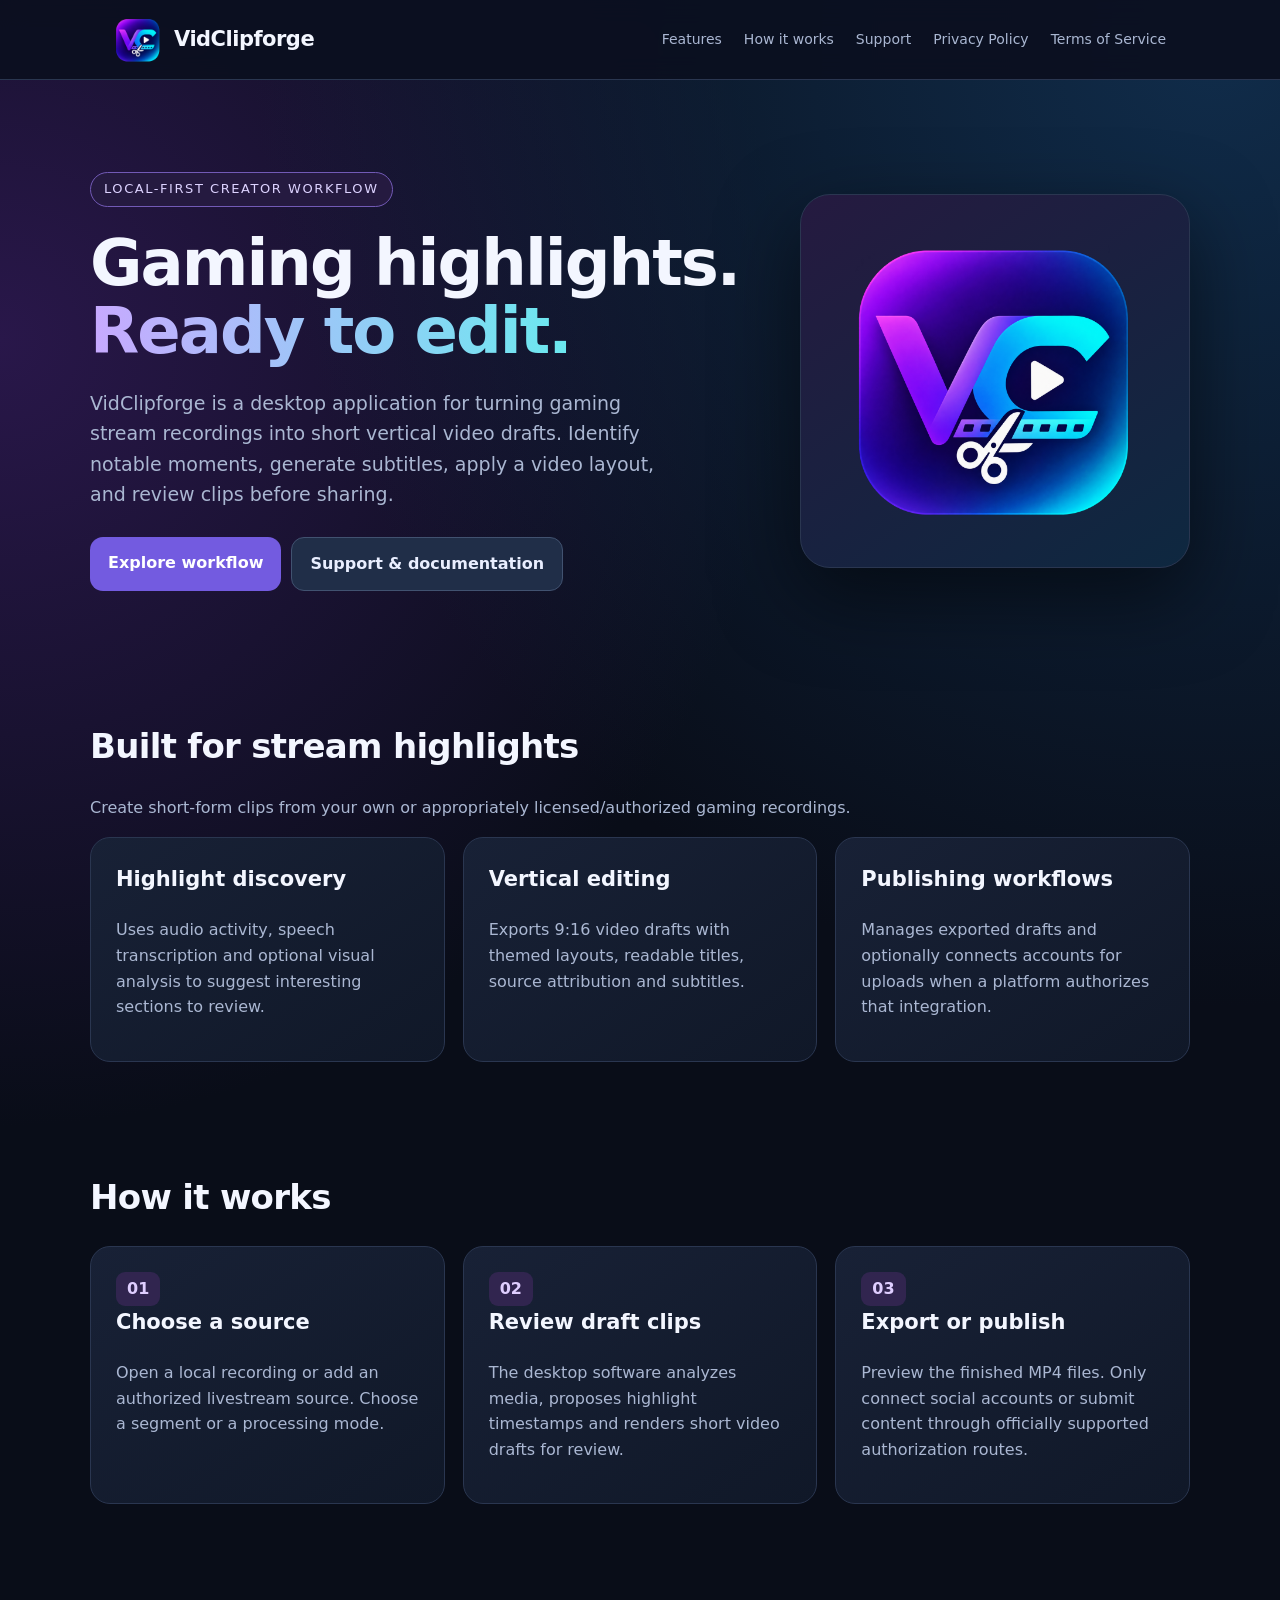
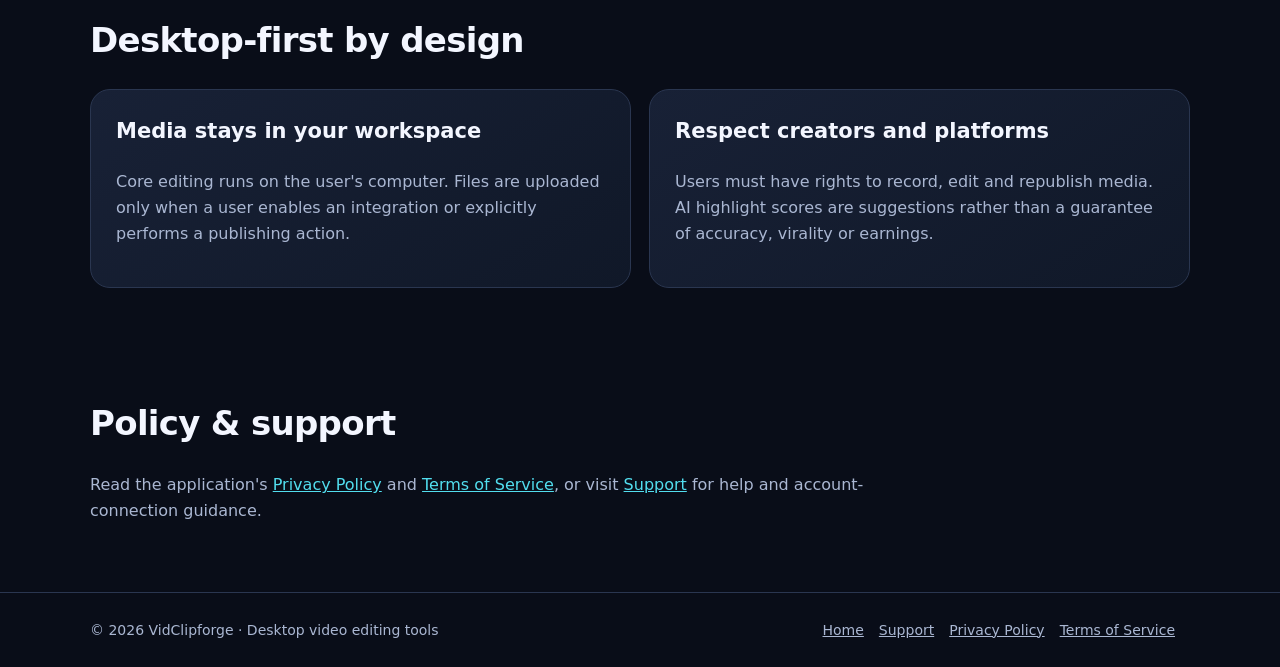
<file: index.html>
<!doctype html><html lang="en"><head><meta charset="utf-8"><meta name="viewport" content="width=device-width,initial-scale=1"><meta name="description" content="Desktop AI-assisted video editor for gaming stream highlights, subtitles and vertical exports."><title>AI-assisted gaming clip editor — VidClipforge</title><link rel="icon" href="logo.png" type="image/png"><link rel="stylesheet" href="styles.css"></head><body><header class="top"><nav class="wrap"><a class="brand" href="index.html"><img src="logo.png" alt="VidClipforge icon">VidClipforge</a><div class="links"><a href="index.html#features">Features</a><a href="index.html#workflow">How it works</a><a href="support.html">Support</a><a href="privacy.html">Privacy Policy</a><a href="terms.html">Terms of Service</a></div></nav></header><main><div class="wrap hero"><div><span class="tag">Local-first creator workflow</span><h1>Gaming highlights.<br><span class="gradient">Ready to edit.</span></h1><p class="lead">VidClipforge is a desktop application for turning gaming stream recordings into short vertical video drafts. Identify notable moments, generate subtitles, apply a video layout, and review clips before sharing.</p><div class="bar"><a class="btn" href="#workflow">Explore workflow</a><a class="btn alt" href="support.html">Support &amp; documentation</a></div></div><div class="heroart"><img src="logo.png" alt="VidClipforge app icon"></div></div>
<section class="wrap section" id="features"><h2>Built for stream highlights</h2><p class="sub">Create short-form clips from your own or appropriately licensed/authorized gaming recordings.</p><div class="grid"><article class="card"><h3>Highlight discovery</h3><p>Uses audio activity, speech transcription and optional visual analysis to suggest interesting sections to review.</p></article><article class="card"><h3>Vertical editing</h3><p>Exports 9:16 video drafts with themed layouts, readable titles, source attribution and subtitles.</p></article><article class="card"><h3>Publishing workflows</h3><p>Manages exported drafts and optionally connects accounts for uploads when a platform authorizes that integration.</p></article></div></section>
<section class="wrap section" id="workflow"><h2>How it works</h2><div class="grid"><article class="card"><span class="num">01</span><h3>Choose a source</h3><p>Open a local recording or add an authorized livestream source. Choose a segment or a processing mode.</p></article><article class="card"><span class="num">02</span><h3>Review draft clips</h3><p>The desktop software analyzes media, proposes highlight timestamps and renders short video drafts for review.</p></article><article class="card"><span class="num">03</span><h3>Export or publish</h3><p>Preview the finished MP4 files. Only connect social accounts or submit content through officially supported authorization routes.</p></article></div></section>
<section class="wrap section"><h2>Desktop-first by design</h2><div class="split"><article class="card"><h3>Media stays in your workspace</h3><p>Core editing runs on the user's computer. Files are uploaded only when a user enables an integration or explicitly performs a publishing action.</p></article><article class="card"><h3>Respect creators and platforms</h3><p>Users must have rights to record, edit and republish media. AI highlight scores are suggestions rather than a guarantee of accuracy, virality or earnings.</p></article></div></section>
<section class="wrap section"><h2>Policy &amp; support</h2><p class="sub">Read the application's <a href="privacy.html">Privacy Policy</a> and <a href="terms.html">Terms of Service</a>, or visit <a href="support.html">Support</a> for help and account-connection guidance.</p></section></main><footer class="footer"><div class="wrap foot"><span>© 2026 VidClipforge · Desktop video editing tools</span><div><a href="index.html">Home</a><a href="support.html">Support</a><a href="privacy.html">Privacy Policy</a><a href="terms.html">Terms of Service</a></div></div></footer></body></html>
</file>
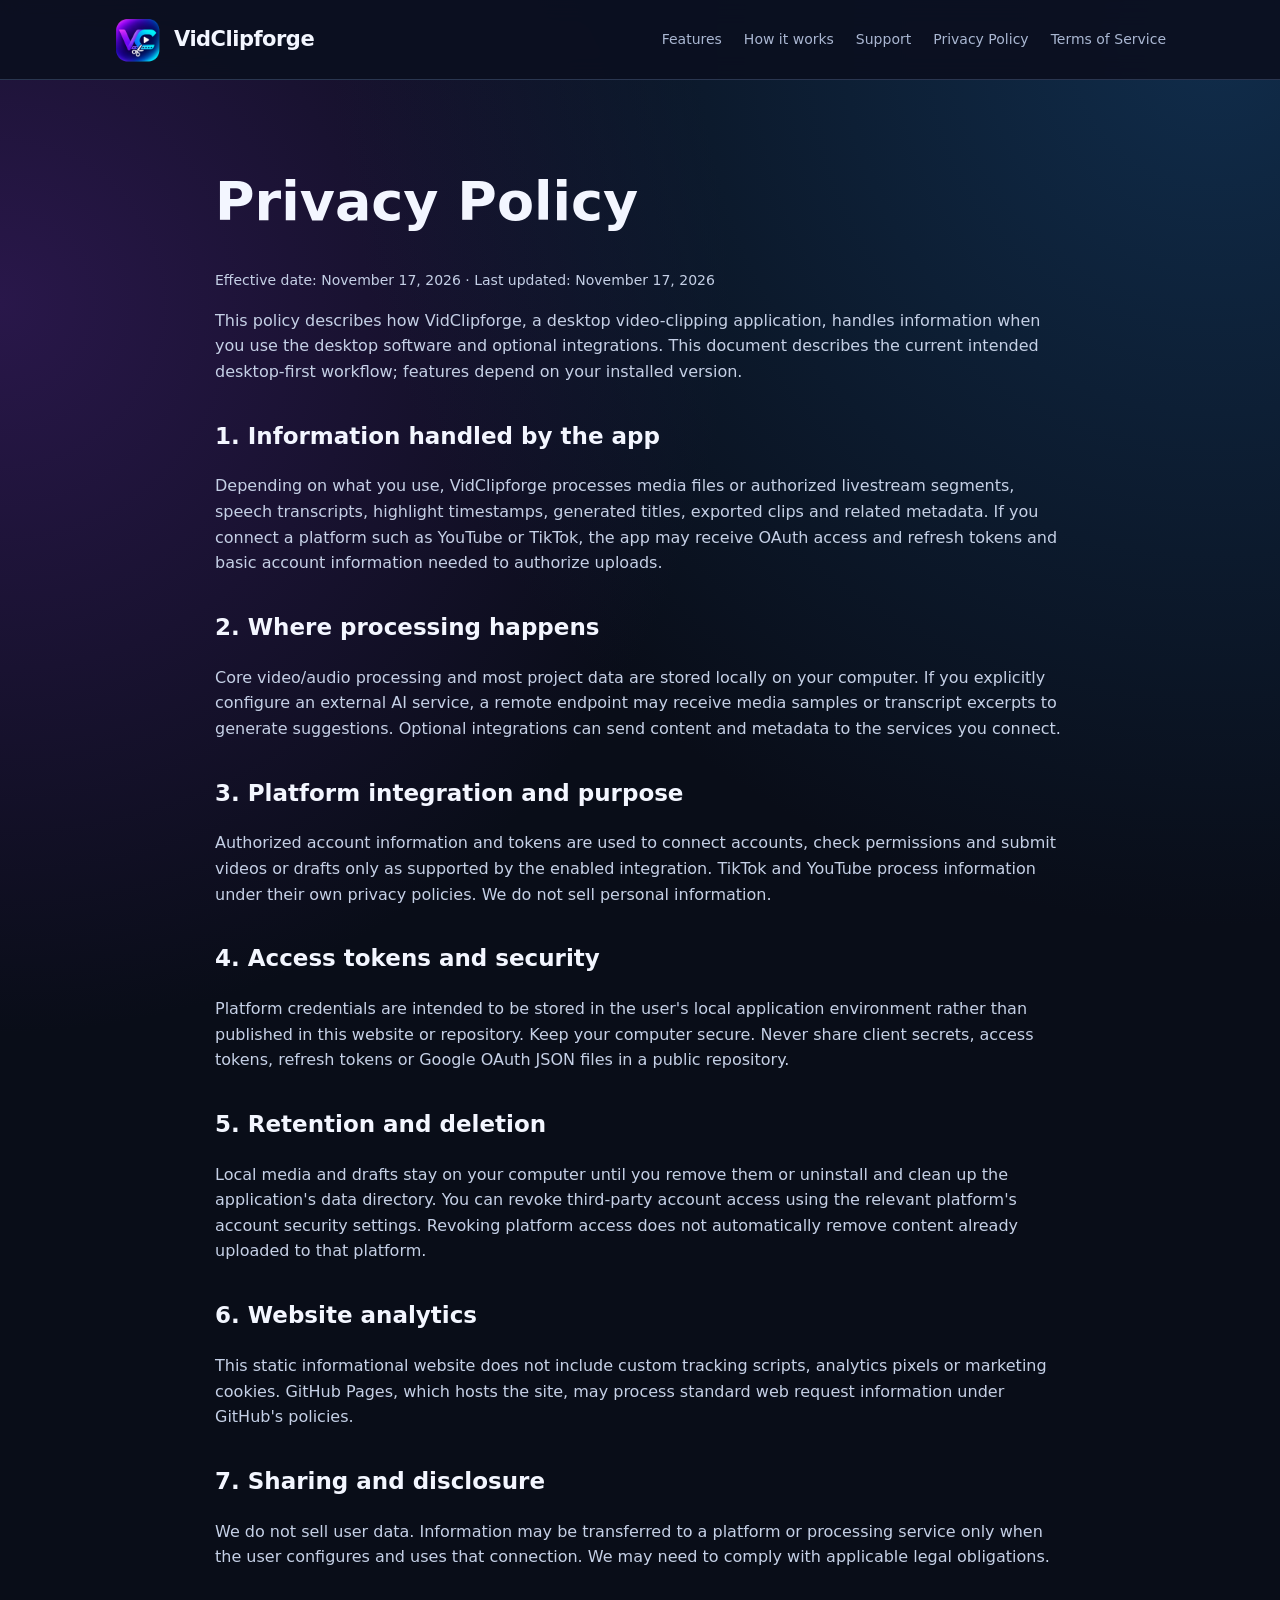
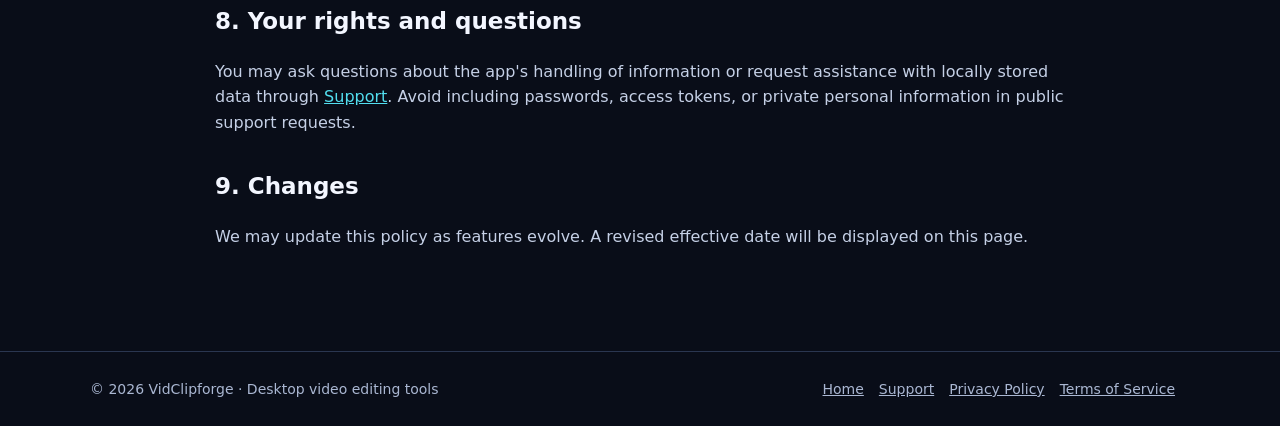
<file: privacy.html>
<!doctype html><html lang="en"><head><meta charset="utf-8"><meta name="viewport" content="width=device-width,initial-scale=1"><meta name="description" content="How VidClipforge handles local media, account authorization and publishing integrations."><title>Privacy Policy — VidClipforge</title><link rel="icon" href="logo.png" type="image/png"><link rel="stylesheet" href="styles.css"></head><body><header class="top"><nav class="wrap"><a class="brand" href="index.html"><img src="logo.png" alt="VidClipforge icon">VidClipforge</a><div class="links"><a href="index.html#features">Features</a><a href="index.html#workflow">How it works</a><a href="support.html">Support</a><a href="privacy.html">Privacy Policy</a><a href="terms.html">Terms of Service</a></div></nav></header><main class="wrap legal"><h1>Privacy Policy</h1><p class="updated">Effective date: November 17, 2026 · Last updated: November 17, 2026</p><p>This policy describes how VidClipforge, a desktop video-clipping application, handles information when you use the desktop software and optional integrations. This document describes the current intended desktop-first workflow; features depend on your installed version.</p>
<h2>1. Information handled by the app</h2><p>Depending on what you use, VidClipforge processes media files or authorized livestream segments, speech transcripts, highlight timestamps, generated titles, exported clips and related metadata. If you connect a platform such as YouTube or TikTok, the app may receive OAuth access and refresh tokens and basic account information needed to authorize uploads.</p>
<h2>2. Where processing happens</h2><p>Core video/audio processing and most project data are stored locally on your computer. If you explicitly configure an external AI service, a remote endpoint may receive media samples or transcript excerpts to generate suggestions. Optional integrations can send content and metadata to the services you connect.</p>
<h2>3. Platform integration and purpose</h2><p>Authorized account information and tokens are used to connect accounts, check permissions and submit videos or drafts only as supported by the enabled integration. TikTok and YouTube process information under their own privacy policies. We do not sell personal information.</p>
<h2>4. Access tokens and security</h2><p>Platform credentials are intended to be stored in the user's local application environment rather than published in this website or repository. Keep your computer secure. Never share client secrets, access tokens, refresh tokens or Google OAuth JSON files in a public repository.</p>
<h2>5. Retention and deletion</h2><p>Local media and drafts stay on your computer until you remove them or uninstall and clean up the application's data directory. You can revoke third-party account access using the relevant platform's account security settings. Revoking platform access does not automatically remove content already uploaded to that platform.</p>
<h2>6. Website analytics</h2><p>This static informational website does not include custom tracking scripts, analytics pixels or marketing cookies. GitHub Pages, which hosts the site, may process standard web request information under GitHub's policies.</p>
<h2>7. Sharing and disclosure</h2><p>We do not sell user data. Information may be transferred to a platform or processing service only when the user configures and uses that connection. We may need to comply with applicable legal obligations.</p>
<h2>8. Your rights and questions</h2><p>You may ask questions about the app's handling of information or request assistance with locally stored data through <a href="support.html">Support</a>. Avoid including passwords, access tokens, or private personal information in public support requests.</p>
<h2>9. Changes</h2><p>We may update this policy as features evolve. A revised effective date will be displayed on this page.</p></main><footer class="footer"><div class="wrap foot"><span>© 2026 VidClipforge · Desktop video editing tools</span><div><a href="index.html">Home</a><a href="support.html">Support</a><a href="privacy.html">Privacy Policy</a><a href="terms.html">Terms of Service</a></div></div></footer></body></html>
</file>
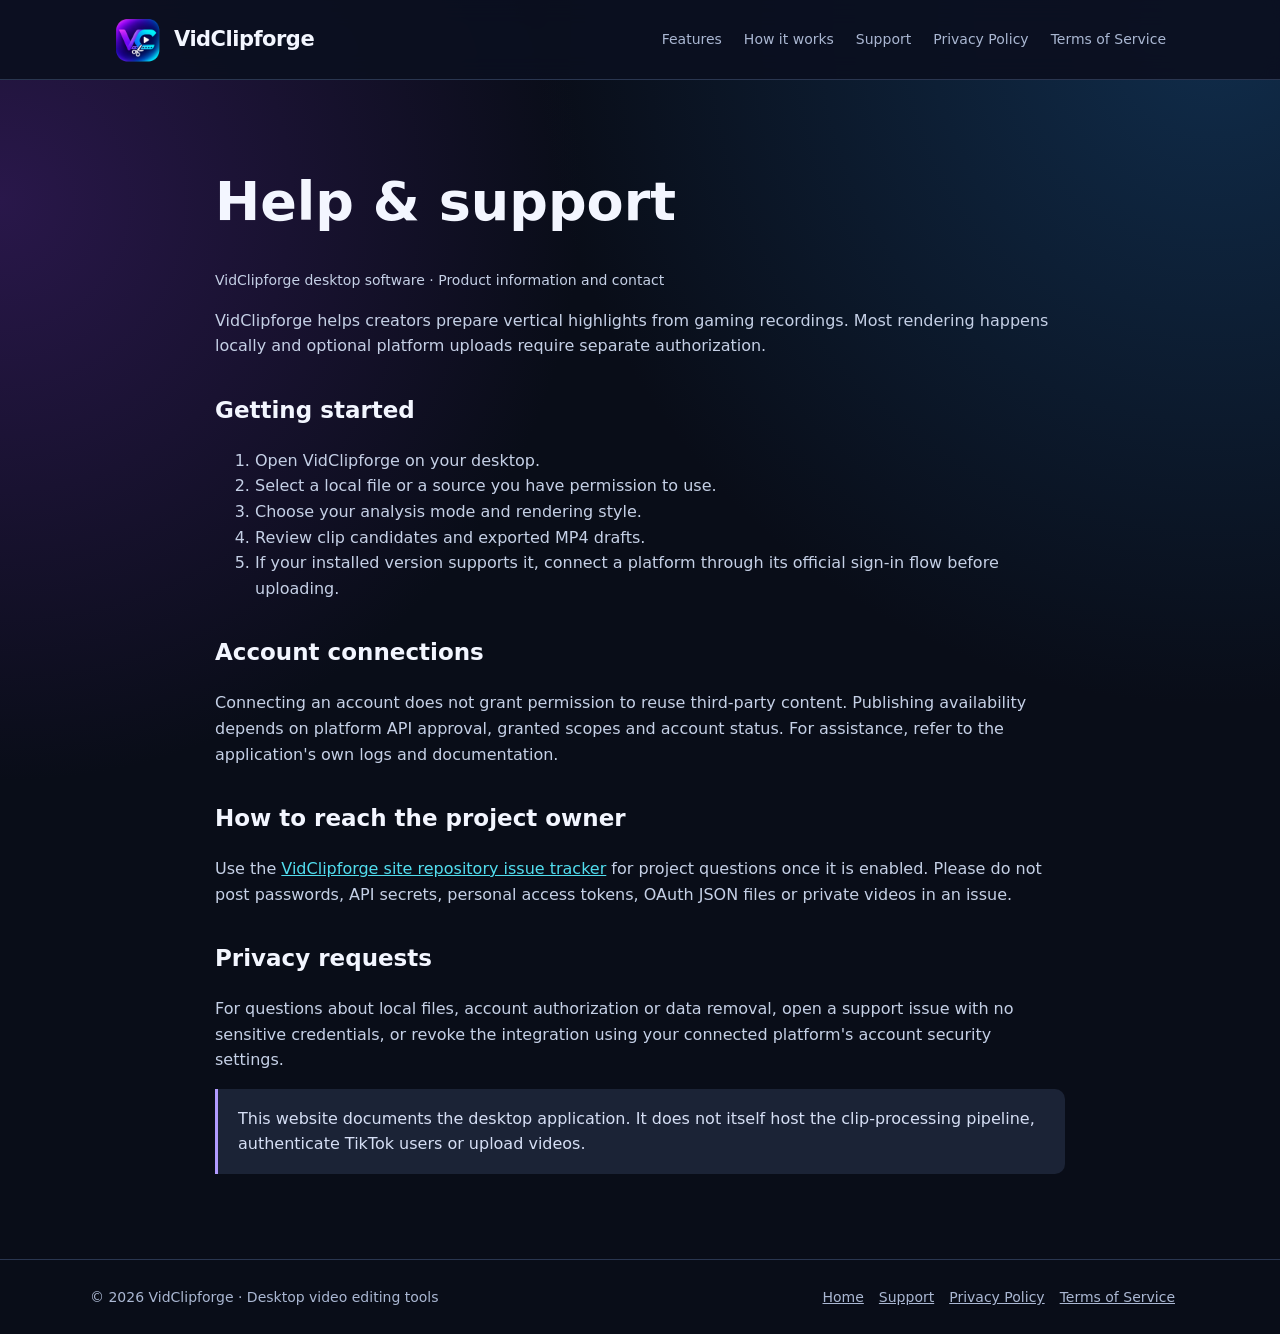
<file: support.html>
<!doctype html><html lang="en"><head><meta charset="utf-8"><meta name="viewport" content="width=device-width,initial-scale=1"><meta name="description" content="VidClipforge help, product documentation and contact."><title>Support — VidClipforge</title><link rel="icon" href="logo.png" type="image/png"><link rel="stylesheet" href="styles.css"></head><body><header class="top"><nav class="wrap"><a class="brand" href="index.html"><img src="logo.png" alt="VidClipforge icon">VidClipforge</a><div class="links"><a href="index.html#features">Features</a><a href="index.html#workflow">How it works</a><a href="support.html">Support</a><a href="privacy.html">Privacy Policy</a><a href="terms.html">Terms of Service</a></div></nav></header><main class="wrap legal"><h1>Help &amp; support</h1><p class="updated">VidClipforge desktop software · Product information and contact</p><p>VidClipforge helps creators prepare vertical highlights from gaming recordings. Most rendering happens locally and optional platform uploads require separate authorization.</p>
<h2>Getting started</h2><ol><li>Open VidClipforge on your desktop.</li><li>Select a local file or a source you have permission to use.</li><li>Choose your analysis mode and rendering style.</li><li>Review clip candidates and exported MP4 drafts.</li><li>If your installed version supports it, connect a platform through its official sign-in flow before uploading.</li></ol>
<h2>Account connections</h2><p>Connecting an account does not grant permission to reuse third-party content. Publishing availability depends on platform API approval, granted scopes and account status. For assistance, refer to the application's own logs and documentation.</p>
<h2>How to reach the project owner</h2><p>Use the <a href="https://github.com/jastje9/vidclipforge-site/issues">VidClipforge site repository issue tracker</a> for project questions once it is enabled. Please do not post passwords, API secrets, personal access tokens, OAuth JSON files or private videos in an issue.</p>
<h2>Privacy requests</h2><p>For questions about local files, account authorization or data removal, open a support issue with no sensitive credentials, or revoke the integration using your connected platform's account security settings.</p>
<div class="note">This website documents the desktop application. It does not itself host the clip-processing pipeline, authenticate TikTok users or upload videos.</div></main><footer class="footer"><div class="wrap foot"><span>© 2026 VidClipforge · Desktop video editing tools</span><div><a href="index.html">Home</a><a href="support.html">Support</a><a href="privacy.html">Privacy Policy</a><a href="terms.html">Terms of Service</a></div></div></footer></body></html>
</file>
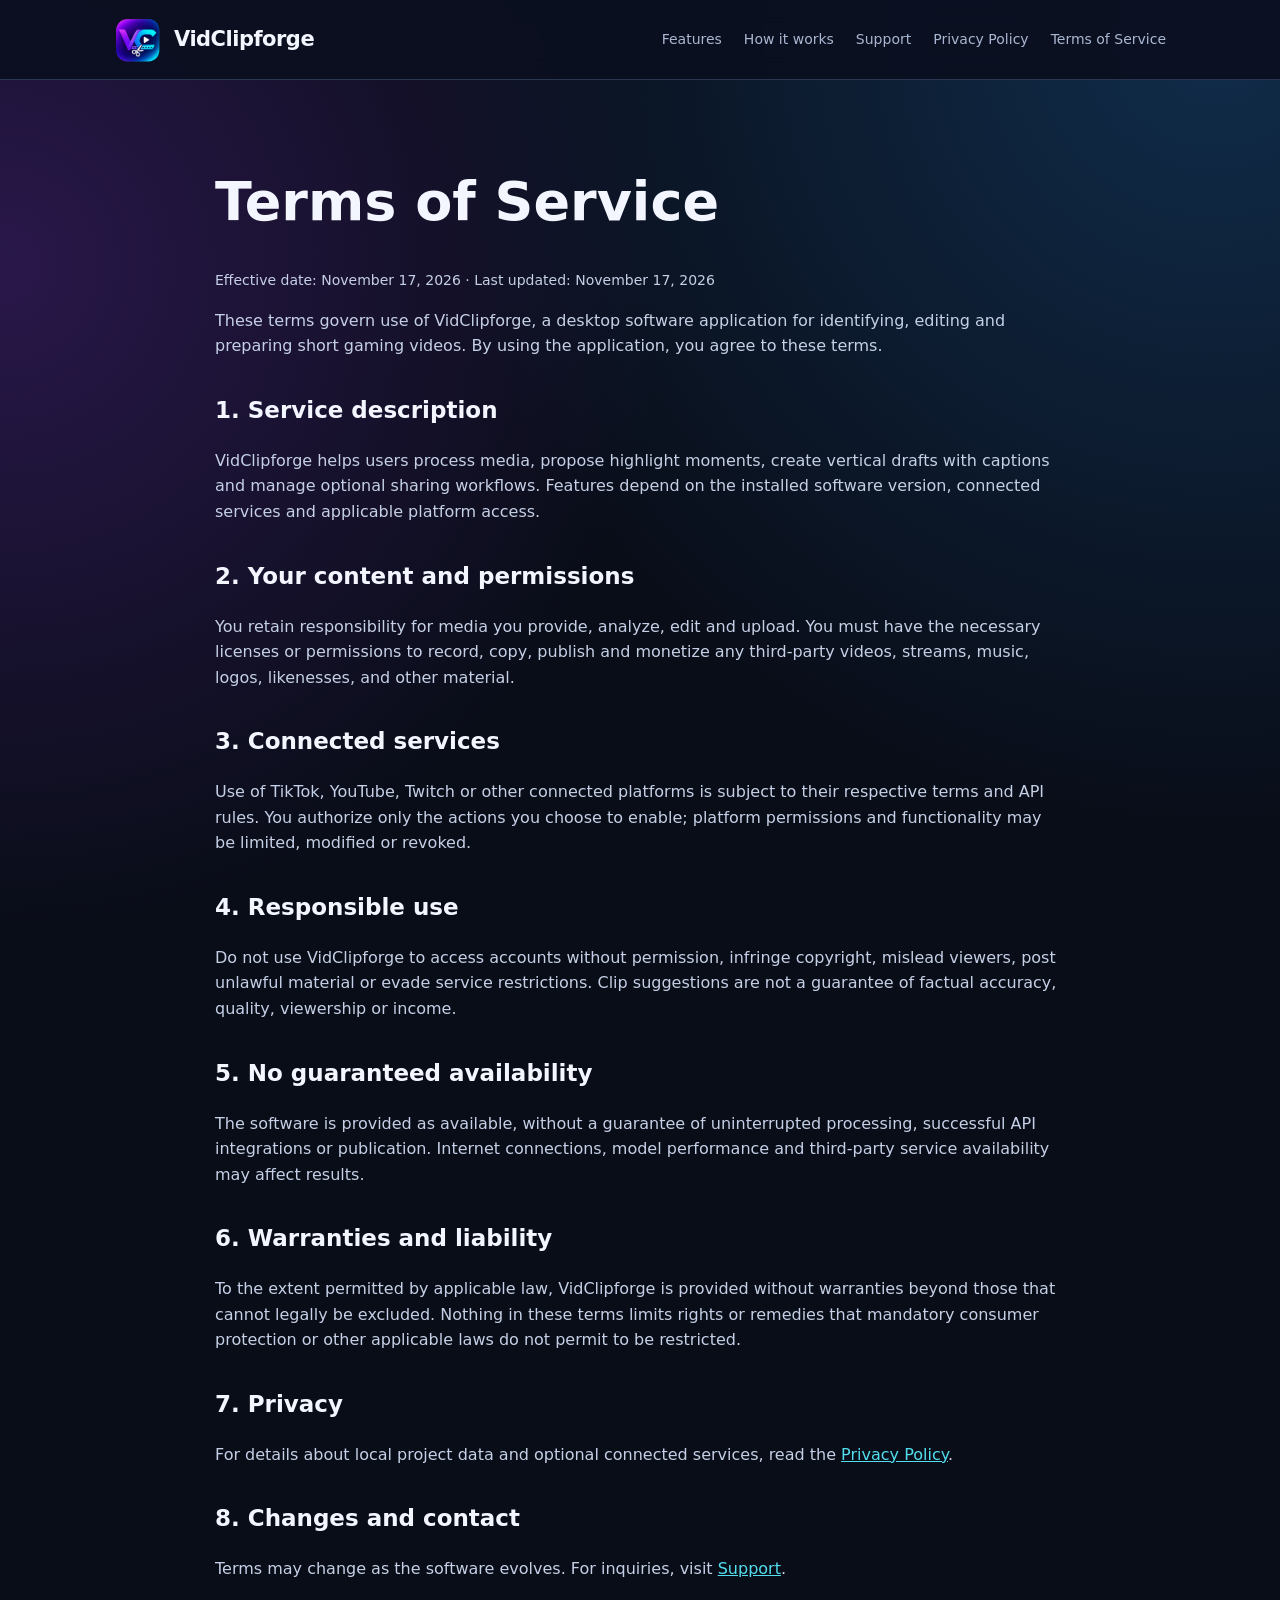
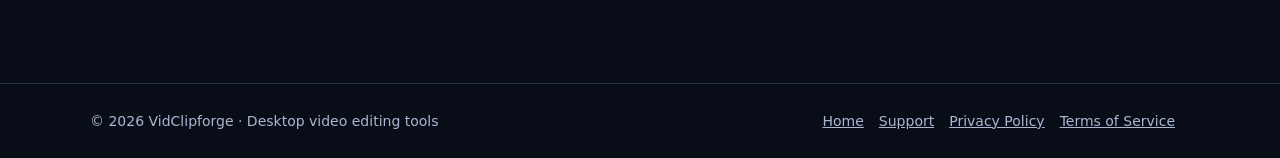
<file: terms.html>
<!doctype html><html lang="en"><head><meta charset="utf-8"><meta name="viewport" content="width=device-width,initial-scale=1"><meta name="description" content="Terms for the VidClipforge desktop video clipping application."><title>Terms of Service — VidClipforge</title><link rel="icon" href="logo.png" type="image/png"><link rel="stylesheet" href="styles.css"></head><body><header class="top"><nav class="wrap"><a class="brand" href="index.html"><img src="logo.png" alt="VidClipforge icon">VidClipforge</a><div class="links"><a href="index.html#features">Features</a><a href="index.html#workflow">How it works</a><a href="support.html">Support</a><a href="privacy.html">Privacy Policy</a><a href="terms.html">Terms of Service</a></div></nav></header><main class="wrap legal"><h1>Terms of Service</h1><p class="updated">Effective date: November 17, 2026 · Last updated: November 17, 2026</p><p>These terms govern use of VidClipforge, a desktop software application for identifying, editing and preparing short gaming videos. By using the application, you agree to these terms.</p>
<h2>1. Service description</h2><p>VidClipforge helps users process media, propose highlight moments, create vertical drafts with captions and manage optional sharing workflows. Features depend on the installed software version, connected services and applicable platform access.</p>
<h2>2. Your content and permissions</h2><p>You retain responsibility for media you provide, analyze, edit and upload. You must have the necessary licenses or permissions to record, copy, publish and monetize any third-party videos, streams, music, logos, likenesses, and other material.</p>
<h2>3. Connected services</h2><p>Use of TikTok, YouTube, Twitch or other connected platforms is subject to their respective terms and API rules. You authorize only the actions you choose to enable; platform permissions and functionality may be limited, modified or revoked.</p>
<h2>4. Responsible use</h2><p>Do not use VidClipforge to access accounts without permission, infringe copyright, mislead viewers, post unlawful material or evade service restrictions. Clip suggestions are not a guarantee of factual accuracy, quality, viewership or income.</p>
<h2>5. No guaranteed availability</h2><p>The software is provided as available, without a guarantee of uninterrupted processing, successful API integrations or publication. Internet connections, model performance and third-party service availability may affect results.</p>
<h2>6. Warranties and liability</h2><p>To the extent permitted by applicable law, VidClipforge is provided without warranties beyond those that cannot legally be excluded. Nothing in these terms limits rights or remedies that mandatory consumer protection or other applicable laws do not permit to be restricted.</p>
<h2>7. Privacy</h2><p>For details about local project data and optional connected services, read the <a href="privacy.html">Privacy Policy</a>.</p>
<h2>8. Changes and contact</h2><p>Terms may change as the software evolves. For inquiries, visit <a href="support.html">Support</a>.</p></main><footer class="footer"><div class="wrap foot"><span>© 2026 VidClipforge · Desktop video editing tools</span><div><a href="index.html">Home</a><a href="support.html">Support</a><a href="privacy.html">Privacy Policy</a><a href="terms.html">Terms of Service</a></div></div></footer></body></html>
</file>
<file: styles.css>
:root {color-scheme:dark;--bg:#090d18;--panel:#141b2c;--muted:#aab7d2;--ink:#f3f6ff;--line:#2a3650;--violet:#b19aff;--cyan:#52deef;}
* {box-sizing:border-box} html{scroll-behavior:smooth}body{margin:0;background:radial-gradient(circle at 95% 2%,#102c4a 0,transparent 38%),radial-gradient(circle at 0 15%,#29174a 0,transparent 34%),var(--bg);color:var(--ink);font-family:Inter,Segoe UI,system-ui,Arial,sans-serif;line-height:1.6}a{color:var(--cyan)}
.wrap{max-width:1100px;margin:auto;padding:0 24px}.top{position:sticky;top:0;z-index:5;background:#0b1020ed;backdrop-filter:blur(12px);border-bottom:1px solid var(--line)}nav{min-height:79px;display:flex;align-items:center;justify-content:space-between;gap:18px;flex-wrap:wrap}.brand{display:flex;align-items:center;gap:12px;color:var(--ink);font-weight:800;text-decoration:none;font-size:21px;letter-spacing:-.5px}.brand img{width:48px;height:48px;border-radius:12px}.links{display:flex;gap:22px;flex-wrap:wrap}.links a{color:var(--muted);text-decoration:none;font-size:14px}.links a:hover{color:white}
.hero{display:grid;grid-template-columns:minmax(0,1.25fr) minmax(260px,.75fr);gap:60px;align-items:center;padding:92px 0 72px}.tag{display:inline-block;font-size:13px;letter-spacing:.12em;text-transform:uppercase;border:1px solid #725ab6;border-radius:99px;padding:6px 13px;color:#ddd3ff;background:#251a40}.hero h1{font-size:clamp(42px,5vw,66px);line-height:1.07;letter-spacing:-2px;margin:22px 0}.gradient{background:linear-gradient(90deg,#c8a9ff,#6ae9ef);background-clip:text;-webkit-background-clip:text;color:transparent}.lead{font-size:19px;color:var(--muted);max-width:600px}.heroart{border:1px solid var(--line);border-radius:30px;padding:36px;background:linear-gradient(145deg,#251a40,#0e2840);box-shadow:0 28px 80px #0008}.heroart img{display:block;width:100%;max-width:300px;margin:auto}.bar{display:flex;gap:10px;margin:28px 0 0;flex-wrap:wrap}.btn{display:inline-block;background:#735be0;padding:13px 18px;text-decoration:none;color:white;border-radius:13px;font-weight:700}.btn.alt{background:#202e48;color:#e9eeff;border:1px solid #415270}.section{padding:35px 0 52px}.section h2{font-size:34px;line-height:1.2;letter-spacing:-.7px}.sub{color:var(--muted);max-width:800px}.grid{display:grid;grid-template-columns:repeat(3,1fr);gap:18px}.card{background:linear-gradient(145deg,#182136,#101828);border:1px solid var(--line);border-radius:20px;padding:25px;min-height:190px}.card h3{margin-top:0;font-size:21px}.card p,.card li{color:var(--muted)}.num{display:inline-block;background:#31254f;border-radius:9px;padding:4px 11px;font-weight:800;color:#dfceff}.split{display:grid;grid-template-columns:1fr 1fr;gap:18px}.legal{max-width:850px;padding:55px 0 85px}.legal h1{font-size:clamp(36px,5vw,54px);line-height:1.15}.legal h2{margin-top:33px;font-size:23px}.legal p,.legal li{color:#c5d0e6}.updated{color:var(--muted);font-size:14px}.note{border-left:3px solid var(--violet);background:#1b2336;padding:17px 20px;border-radius:0 10px 10px 0;color:#d6dff5}.footer{border-top:1px solid var(--line);color:var(--muted);font-size:14px}.foot{display:flex;justify-content:space-between;align-items:center;gap:20px;padding:26px 0;flex-wrap:wrap}.foot a{color:var(--muted);margin-right:15px}
@media(max-width:800px){.hero{grid-template-columns:1fr;padding:55px 0}.heroart{max-width:330px}.grid{grid-template-columns:1fr}.split{grid-template-columns:1fr}.links{gap:13px}.section{padding:18px 0 45px}}
</file>
